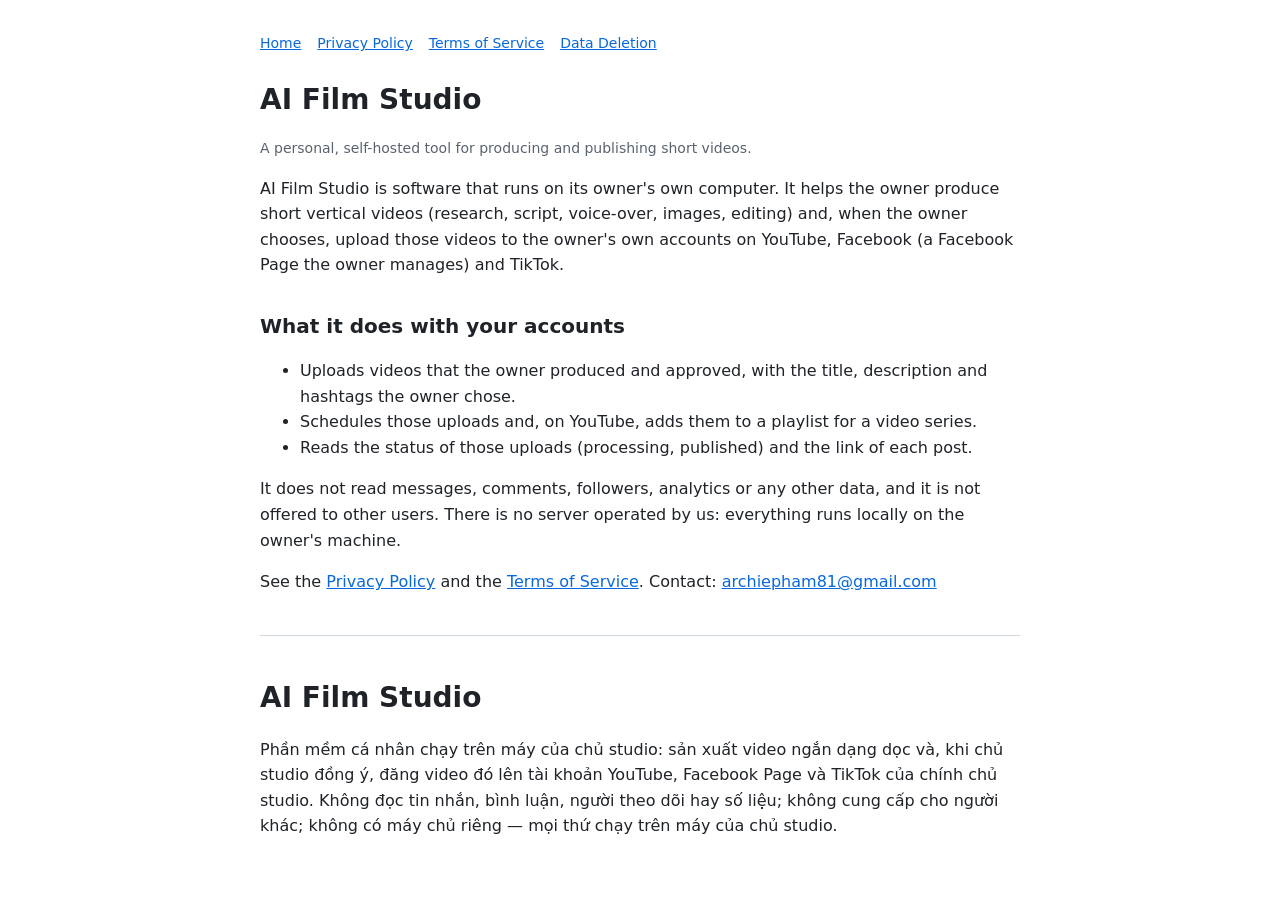
<file: index.html>
<!doctype html>
<html lang="en">
<head>
<meta charset="utf-8">
<meta name="viewport" content="width=device-width, initial-scale=1">
<title>AI Film Studio</title>
<link rel="stylesheet" href="style.css">
</head>
<body>
<nav><a href="index.html">Home</a><a href="privacy.html">Privacy Policy</a><a href="terms.html">Terms of Service</a><a href="data-deletion.html">Data Deletion</a></nav>

<h1>AI Film Studio</h1>
<p class="muted">A personal, self-hosted tool for producing and publishing short videos.</p>

<p>AI Film Studio is software that runs on its owner's own computer. It helps the owner produce short vertical videos
(research, script, voice-over, images, editing) and, when the owner chooses, upload those videos to the owner's own
accounts on YouTube, Facebook (a Facebook Page the owner manages) and TikTok.</p>

<h2>What it does with your accounts</h2>
<ul>
  <li>Uploads videos that the owner produced and approved, with the title, description and hashtags the owner chose.</li>
  <li>Schedules those uploads and, on YouTube, adds them to a playlist for a video series.</li>
  <li>Reads the status of those uploads (processing, published) and the link of each post.</li>
</ul>
<p>It does not read messages, comments, followers, analytics or any other data, and it is not offered to other users.
There is no server operated by us: everything runs locally on the owner's machine.</p>

<p>See the <a href="privacy.html">Privacy Policy</a> and the <a href="terms.html">Terms of Service</a>.
Contact: <a href="mailto:archiepham81@gmail.com">archiepham81@gmail.com</a></p>

<hr>

<h1 lang="vi">AI Film Studio</h1>
<p lang="vi">Phần mềm cá nhân chạy trên máy của chủ studio: sản xuất video ngắn dạng dọc và, khi chủ studio đồng ý, đăng
video đó lên tài khoản YouTube, Facebook Page và TikTok của chính chủ studio. Không đọc tin nhắn, bình luận, người theo dõi
hay số liệu; không cung cấp cho người khác; không có máy chủ riêng — mọi thứ chạy trên máy của chủ studio.</p>
</body>
</html>
</file>
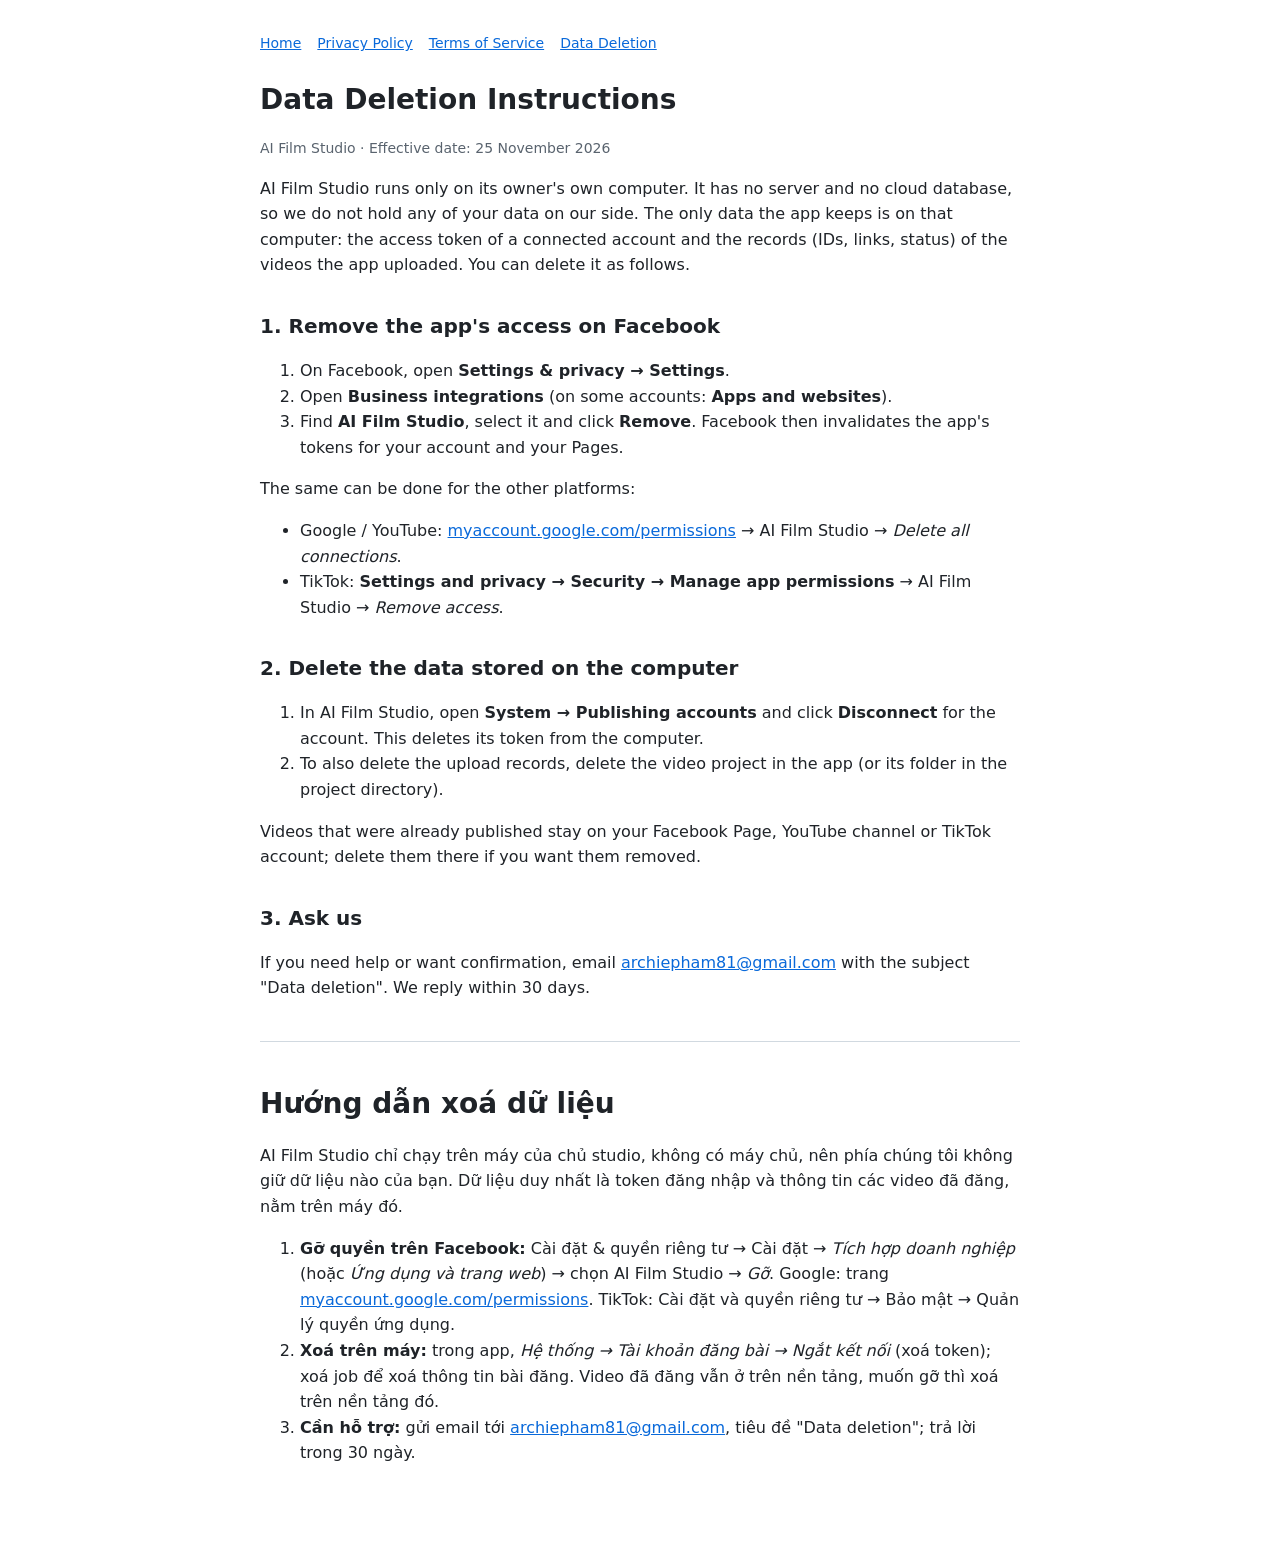
<file: data-deletion.html>
<!doctype html>
<html lang="en">
<head>
<meta charset="utf-8">
<meta name="viewport" content="width=device-width, initial-scale=1">
<title>Data Deletion Instructions — AI Film Studio</title>
<link rel="stylesheet" href="style.css">
</head>
<body>
<nav><a href="index.html">Home</a><a href="privacy.html">Privacy Policy</a><a href="terms.html">Terms of Service</a><a href="data-deletion.html">Data Deletion</a></nav>

<h1>Data Deletion Instructions</h1>
<p class="muted">AI Film Studio · Effective date: 25 November 2026</p>

<p>AI Film Studio runs only on its owner's own computer. It has no server and no cloud database, so we do not hold any
of your data on our side. The only data the app keeps is on that computer: the access token of a connected account
and the records (IDs, links, status) of the videos the app uploaded. You can delete it as follows.</p>

<h2>1. Remove the app's access on Facebook</h2>
<ol>
  <li>On Facebook, open <strong>Settings &amp; privacy → Settings</strong>.</li>
  <li>Open <strong>Business integrations</strong> (on some accounts: <strong>Apps and websites</strong>).</li>
  <li>Find <strong>AI Film Studio</strong>, select it and click <strong>Remove</strong>. Facebook then invalidates the
    app's tokens for your account and your Pages.</li>
</ol>
<p>The same can be done for the other platforms:</p>
<ul>
  <li>Google / YouTube: <a href="https://myaccount.google.com/permissions">myaccount.google.com/permissions</a> →
    AI Film Studio → <em>Delete all connections</em>.</li>
  <li>TikTok: <strong>Settings and privacy → Security → Manage app permissions</strong> → AI Film Studio →
    <em>Remove access</em>.</li>
</ul>

<h2>2. Delete the data stored on the computer</h2>
<ol>
  <li>In AI Film Studio, open <strong>System → Publishing accounts</strong> and click <strong>Disconnect</strong> for the
    account. This deletes its token from the computer.</li>
  <li>To also delete the upload records, delete the video project in the app (or its folder in the project directory).</li>
</ol>
<p>Videos that were already published stay on your Facebook Page, YouTube channel or TikTok account; delete them there if
you want them removed.</p>

<h2>3. Ask us</h2>
<p>If you need help or want confirmation, email
<a href="mailto:archiepham81@gmail.com">archiepham81@gmail.com</a> with the subject "Data deletion". We reply within
30 days.</p>

<hr>

<h1 lang="vi">Hướng dẫn xoá dữ liệu</h1>
<div lang="vi">
<p>AI Film Studio chỉ chạy trên máy của chủ studio, không có máy chủ, nên phía chúng tôi không giữ dữ liệu nào của bạn. Dữ
liệu duy nhất là token đăng nhập và thông tin các video đã đăng, nằm trên máy đó.</p>
<ol>
  <li><strong>Gỡ quyền trên Facebook:</strong> Cài đặt &amp; quyền riêng tư → Cài đặt → <em>Tích hợp doanh nghiệp</em> (hoặc
    <em>Ứng dụng và trang web</em>) → chọn AI Film Studio → <em>Gỡ</em>. Google: trang
    <a href="https://myaccount.google.com/permissions">myaccount.google.com/permissions</a>. TikTok: Cài đặt và quyền riêng
    tư → Bảo mật → Quản lý quyền ứng dụng.</li>
  <li><strong>Xoá trên máy:</strong> trong app, <em>Hệ thống → Tài khoản đăng bài → Ngắt kết nối</em> (xoá token); xoá job
    để xoá thông tin bài đăng. Video đã đăng vẫn ở trên nền tảng, muốn gỡ thì xoá trên nền tảng đó.</li>
  <li><strong>Cần hỗ trợ:</strong> gửi email tới <a href="mailto:archiepham81@gmail.com">archiepham81@gmail.com</a>, tiêu đề
    "Data deletion"; trả lời trong 30 ngày.</li>
</ol>
</div>
</body>
</html>
</file>
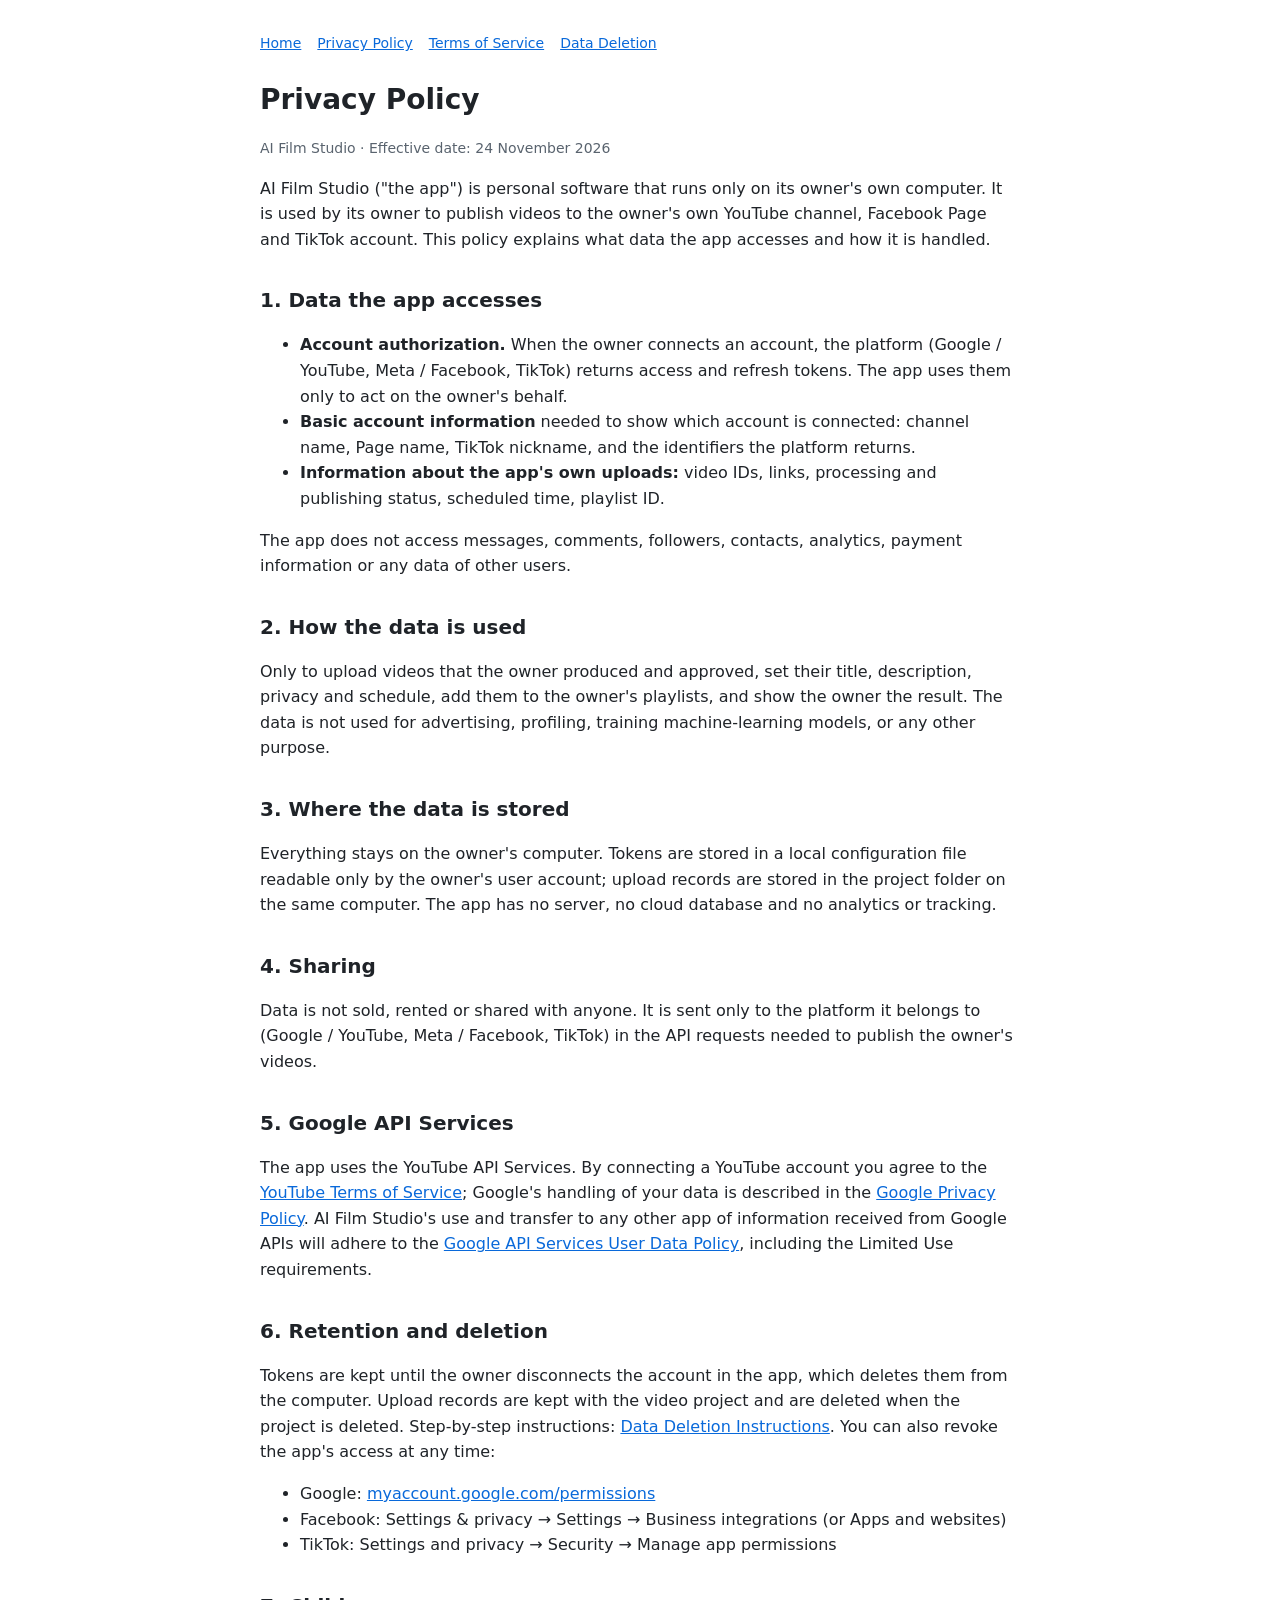
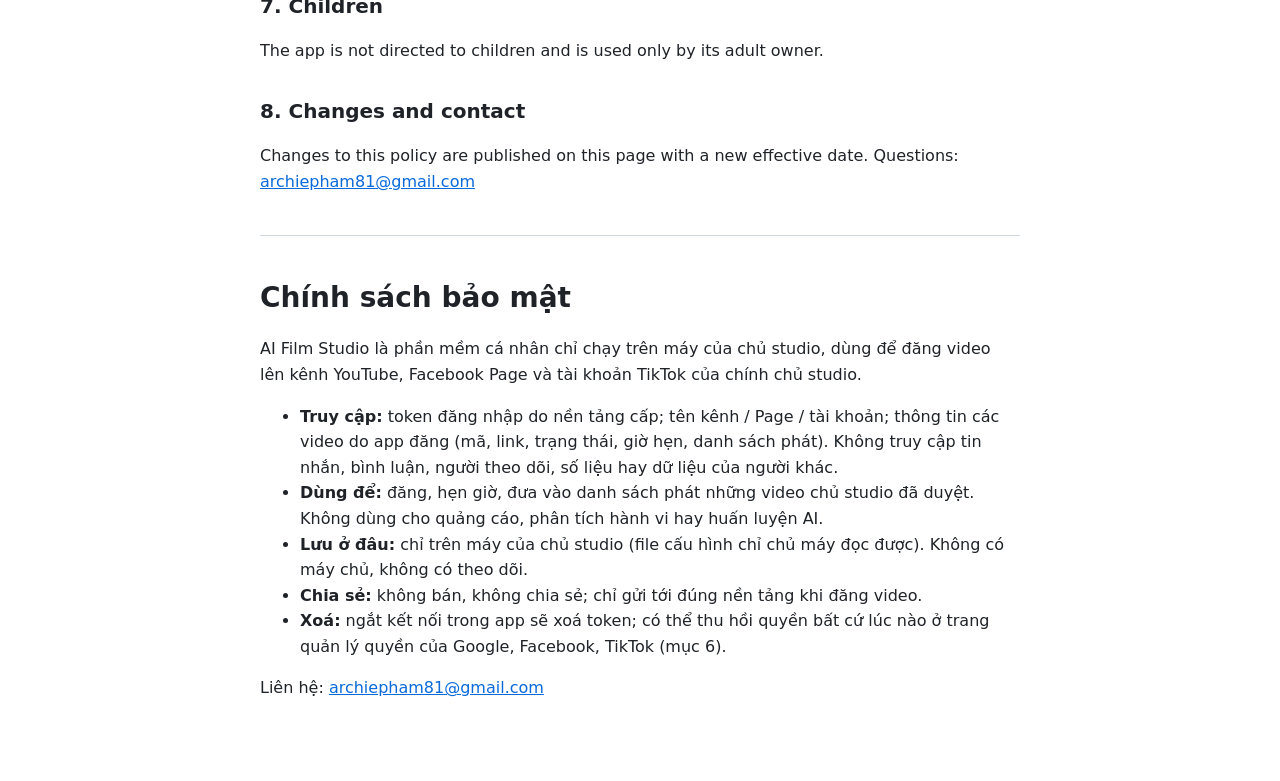
<file: privacy.html>
<!doctype html>
<html lang="en">
<head>
<meta charset="utf-8">
<meta name="viewport" content="width=device-width, initial-scale=1">
<title>Privacy Policy — AI Film Studio</title>
<link rel="stylesheet" href="style.css">
</head>
<body>
<nav><a href="index.html">Home</a><a href="privacy.html">Privacy Policy</a><a href="terms.html">Terms of Service</a><a href="data-deletion.html">Data Deletion</a></nav>

<h1>Privacy Policy</h1>
<p class="muted">AI Film Studio · Effective date: 24 November 2026</p>

<p>AI Film Studio ("the app") is personal software that runs only on its owner's own computer. It is used by its owner
to publish videos to the owner's own YouTube channel, Facebook Page and TikTok account. This policy explains what data
the app accesses and how it is handled.</p>

<h2>1. Data the app accesses</h2>
<ul>
  <li><strong>Account authorization.</strong> When the owner connects an account, the platform (Google / YouTube, Meta /
    Facebook, TikTok) returns access and refresh tokens. The app uses them only to act on the owner's behalf.</li>
  <li><strong>Basic account information</strong> needed to show which account is connected: channel name, Page name,
    TikTok nickname, and the identifiers the platform returns.</li>
  <li><strong>Information about the app's own uploads:</strong> video IDs, links, processing and publishing status,
    scheduled time, playlist ID.</li>
</ul>
<p>The app does not access messages, comments, followers, contacts, analytics, payment information or any data of
other users.</p>

<h2>2. How the data is used</h2>
<p>Only to upload videos that the owner produced and approved, set their title, description, privacy and schedule,
add them to the owner's playlists, and show the owner the result. The data is not used for advertising, profiling,
training machine-learning models, or any other purpose.</p>

<h2>3. Where the data is stored</h2>
<p>Everything stays on the owner's computer. Tokens are stored in a local configuration file readable only by the
owner's user account; upload records are stored in the project folder on the same computer. The app has no server,
no cloud database and no analytics or tracking.</p>

<h2>4. Sharing</h2>
<p>Data is not sold, rented or shared with anyone. It is sent only to the platform it belongs to (Google / YouTube,
Meta / Facebook, TikTok) in the API requests needed to publish the owner's videos.</p>

<h2>5. Google API Services</h2>
<p>The app uses the YouTube API Services. By connecting a YouTube account you agree to the
<a href="https://www.youtube.com/t/terms">YouTube Terms of Service</a>; Google's handling of your data is described in the
<a href="https://policies.google.com/privacy">Google Privacy Policy</a>. AI Film Studio's use and transfer to any other app
of information received from Google APIs will adhere to the
<a href="https://developers.google.com/terms/api-services-user-data-policy">Google API Services User Data Policy</a>,
including the Limited Use requirements.</p>

<h2>6. Retention and deletion</h2>
<p>Tokens are kept until the owner disconnects the account in the app, which deletes them from the computer. Upload
records are kept with the video project and are deleted when the project is deleted. Step-by-step instructions:
<a href="data-deletion.html">Data Deletion Instructions</a>. You can also revoke the app's access at any time:</p>
<ul>
  <li>Google: <a href="https://myaccount.google.com/permissions">myaccount.google.com/permissions</a></li>
  <li>Facebook: Settings &amp; privacy → Settings → Business integrations (or Apps and websites)</li>
  <li>TikTok: Settings and privacy → Security → Manage app permissions</li>
</ul>

<h2>7. Children</h2>
<p>The app is not directed to children and is used only by its adult owner.</p>

<h2>8. Changes and contact</h2>
<p>Changes to this policy are published on this page with a new effective date. Questions:
<a href="mailto:archiepham81@gmail.com">archiepham81@gmail.com</a></p>

<hr>

<h1 lang="vi">Chính sách bảo mật</h1>
<div lang="vi">
<p>AI Film Studio là phần mềm cá nhân chỉ chạy trên máy của chủ studio, dùng để đăng video lên kênh YouTube, Facebook
Page và tài khoản TikTok của chính chủ studio.</p>
<ul>
  <li><strong>Truy cập:</strong> token đăng nhập do nền tảng cấp; tên kênh / Page / tài khoản; thông tin các video do
    app đăng (mã, link, trạng thái, giờ hẹn, danh sách phát). Không truy cập tin nhắn, bình luận, người theo dõi, số liệu
    hay dữ liệu của người khác.</li>
  <li><strong>Dùng để:</strong> đăng, hẹn giờ, đưa vào danh sách phát những video chủ studio đã duyệt. Không dùng cho
    quảng cáo, phân tích hành vi hay huấn luyện AI.</li>
  <li><strong>Lưu ở đâu:</strong> chỉ trên máy của chủ studio (file cấu hình chỉ chủ máy đọc được). Không có máy chủ,
    không có theo dõi.</li>
  <li><strong>Chia sẻ:</strong> không bán, không chia sẻ; chỉ gửi tới đúng nền tảng khi đăng video.</li>
  <li><strong>Xoá:</strong> ngắt kết nối trong app sẽ xoá token; có thể thu hồi quyền bất cứ lúc nào ở trang quản lý quyền
    của Google, Facebook, TikTok (mục 6).</li>
</ul>
<p>Liên hệ: <a href="mailto:archiepham81@gmail.com">archiepham81@gmail.com</a></p>
</div>
</body>
</html>
</file>
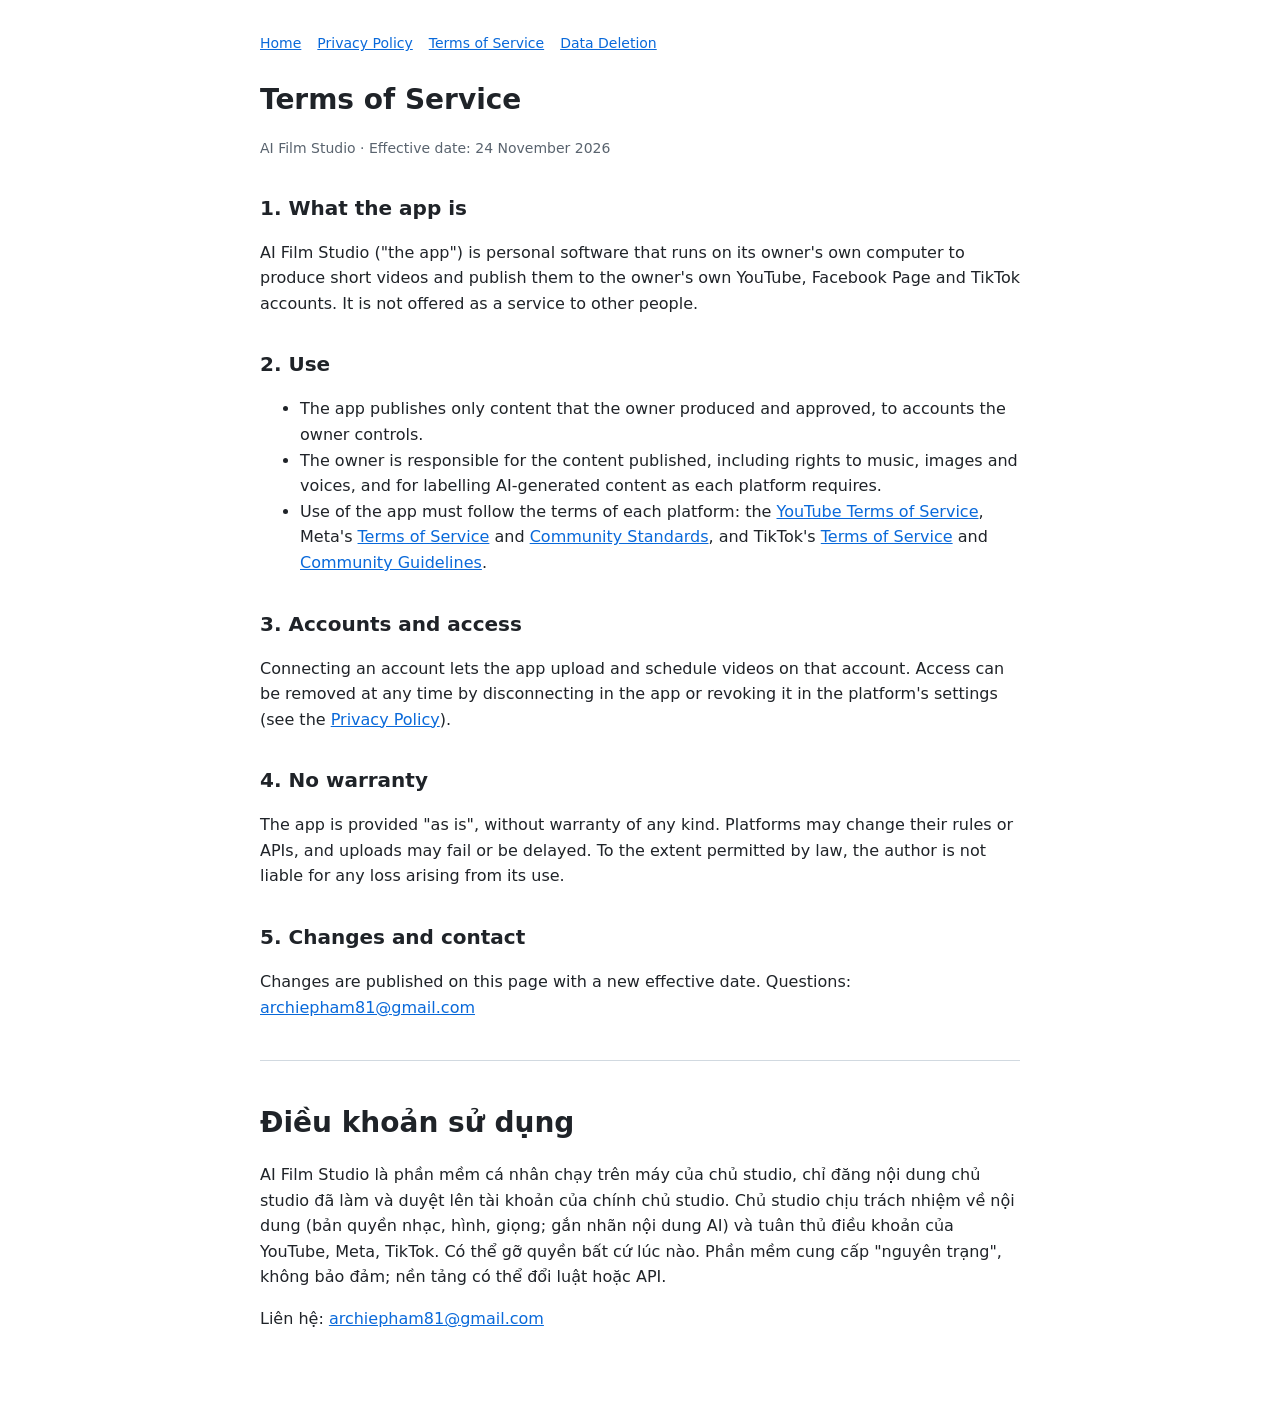
<file: terms.html>
<!doctype html>
<html lang="en">
<head>
<meta charset="utf-8">
<meta name="viewport" content="width=device-width, initial-scale=1">
<title>Terms of Service — AI Film Studio</title>
<link rel="stylesheet" href="style.css">
</head>
<body>
<nav><a href="index.html">Home</a><a href="privacy.html">Privacy Policy</a><a href="terms.html">Terms of Service</a><a href="data-deletion.html">Data Deletion</a></nav>

<h1>Terms of Service</h1>
<p class="muted">AI Film Studio · Effective date: 24 November 2026</p>

<h2>1. What the app is</h2>
<p>AI Film Studio ("the app") is personal software that runs on its owner's own computer to produce short videos and
publish them to the owner's own YouTube, Facebook Page and TikTok accounts. It is not offered as a service to other
people.</p>

<h2>2. Use</h2>
<ul>
  <li>The app publishes only content that the owner produced and approved, to accounts the owner controls.</li>
  <li>The owner is responsible for the content published, including rights to music, images and voices, and for
    labelling AI-generated content as each platform requires.</li>
  <li>Use of the app must follow the terms of each platform: the
    <a href="https://www.youtube.com/t/terms">YouTube Terms of Service</a>, Meta's
    <a href="https://www.facebook.com/terms.php">Terms of Service</a> and
    <a href="https://www.facebook.com/policies_center">Community Standards</a>, and TikTok's
    <a href="https://www.tiktok.com/legal/terms-of-service">Terms of Service</a> and
    <a href="https://www.tiktok.com/community-guidelines">Community Guidelines</a>.</li>
</ul>

<h2>3. Accounts and access</h2>
<p>Connecting an account lets the app upload and schedule videos on that account. Access can be removed at any time by
disconnecting in the app or revoking it in the platform's settings (see the <a href="privacy.html">Privacy Policy</a>).</p>

<h2>4. No warranty</h2>
<p>The app is provided "as is", without warranty of any kind. Platforms may change their rules or APIs, and uploads may
fail or be delayed. To the extent permitted by law, the author is not liable for any loss arising from its use.</p>

<h2>5. Changes and contact</h2>
<p>Changes are published on this page with a new effective date. Questions:
<a href="mailto:archiepham81@gmail.com">archiepham81@gmail.com</a></p>

<hr>

<h1 lang="vi">Điều khoản sử dụng</h1>
<div lang="vi">
<p>AI Film Studio là phần mềm cá nhân chạy trên máy của chủ studio, chỉ đăng nội dung chủ studio đã làm và duyệt lên tài
khoản của chính chủ studio. Chủ studio chịu trách nhiệm về nội dung (bản quyền nhạc, hình, giọng; gắn nhãn nội dung AI)
và tuân thủ điều khoản của YouTube, Meta, TikTok. Có thể gỡ quyền bất cứ lúc nào. Phần mềm cung cấp "nguyên trạng", không
bảo đảm; nền tảng có thể đổi luật hoặc API.</p>
<p>Liên hệ: <a href="mailto:archiepham81@gmail.com">archiepham81@gmail.com</a></p>
</div>
</body>
</html>
</file>
<file: style.css>
body { font: 16px/1.6 system-ui, -apple-system, "Segoe UI", Roboto, sans-serif; max-width: 760px; margin: 0 auto;
       padding: 32px 20px 64px; color: #1f2328; background: #fff; }
h1 { font-size: 28px; margin: 0 0 4px; }
h2 { font-size: 20px; margin: 32px 0 8px; }
.muted { color: #59636e; font-size: 14px; }
nav { margin: 0 0 24px; font-size: 14px; }
nav a { margin-right: 16px; }
a { color: #0969da; }
hr { border: 0; border-top: 1px solid #d1d9e0; margin: 40px 0; }
@media (prefers-color-scheme: dark) {
  body { color: #e6edf3; background: #0d1117; }
  .muted { color: #9198a1; }
  a { color: #4493f8; }
  hr { border-top-color: #3d444d; }
}
</file>
